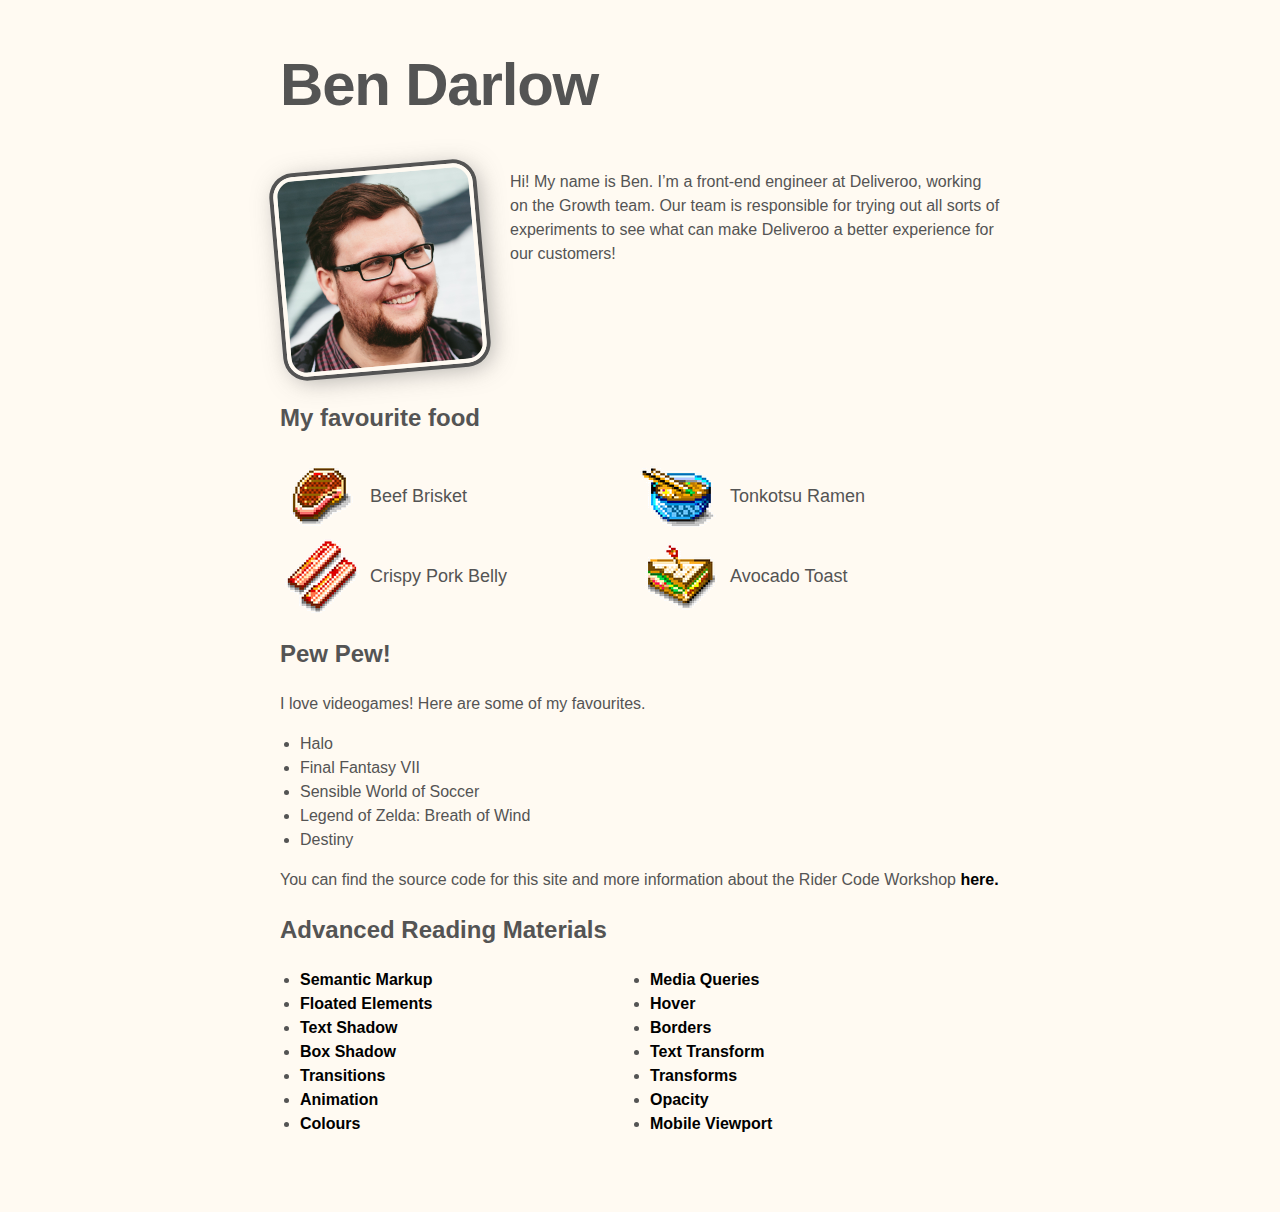
<file: index.html>
<!DOCTYPE html>

<html lang="en">
<head>
  <meta http-equiv="Content-Type" content="text/html; charset=utf-8">
  <meta name="viewport" content="width=device-width, initial-scale=1.0">
  <title>Ben Darlow’s profile</title>
  <link rel="stylesheet" href="styles.css" />
</head>

<body>
  <div id="container">
    <h1>Ben Darlow</h1>

    <img src="images/ben.jpg" height="200" width="200" class="portrait">

    <p class="about-me">Hi! My name is Ben. I’m a front-end engineer at Deliveroo, working on the Growth team. Our team is responsible for trying out all sorts of experiments to see what can make Deliveroo a better experience for our customers!</p>

    <h2>My favourite food</h2>

    <ol class="food">
      <li class="beef">Beef Brisket</li>
      <li class="ramen">Tonkotsu Ramen</li>
      <li class="pork">Crispy Pork Belly</li>
      <li class="avocado">Avocado Toast</li>
    </ol>

    <h2>Pew Pew!</h2>

    <p>I love videogames! Here are some of my favourites.</p>

    <ul>
      <li class="halo">Halo</li>
      <li class="ffvii">Final Fantasy VII</li>
      <li class="swos">Sensible World of Soccer</li>
      <li class="zelda">Legend of Zelda: Breath of Wind</li>
      <li class="destiny">Destiny</li>
    </ul>

    <p>You can find the source code for this site and more information about the Rider Code Workshop <a href="https://github.com/rider-code-workshop/rider-code-workshop.github.io">here.</a></p>


    <h2>Advanced Reading Materials</h2>

    <ul class="resources">
      <li><a href="http://html.com/semantic-markup/">Semantic Markup</a></li>
      <li><a href="/media-queries.html">Media Queries</a></li>
      <li><a href="/floated-elements.html">Floated Elements</a></li>
      <li><a href="/hover.html">Hover</a></li>
      <li><a href="/text-shadow.html">Text Shadow</a></li>
      <li><a href="/borders.html">Borders</a></li>
      <li><a href="/box-shadow.html">Box Shadow</a></li>
      <li><a href="/text-transform.html">Text Transform</a></li>
      <li><a href="https://developer.mozilla.org/en/docs/Web/CSS/transition">Transitions</a></li>
      <li><a href="https://developer.mozilla.org/en-US/docs/Web/CSS/transform">Transforms</a></li>
      <li><a href="https://developer.mozilla.org/en/docs/Web/CSS/animation">Animation</a></li>
      <li><a href="https://developer.mozilla.org/en/docs/Web/CSS/opacity">Opacity</a></li>
      <li><a href="https://developer.mozilla.org/en/docs/Web/CSS/color_value">Colours</a></li>
      <li><a href="/mobile-viewport.html">Mobile Viewport</a></li>
    </ul>

  </div>
</body>
</html>
</file>
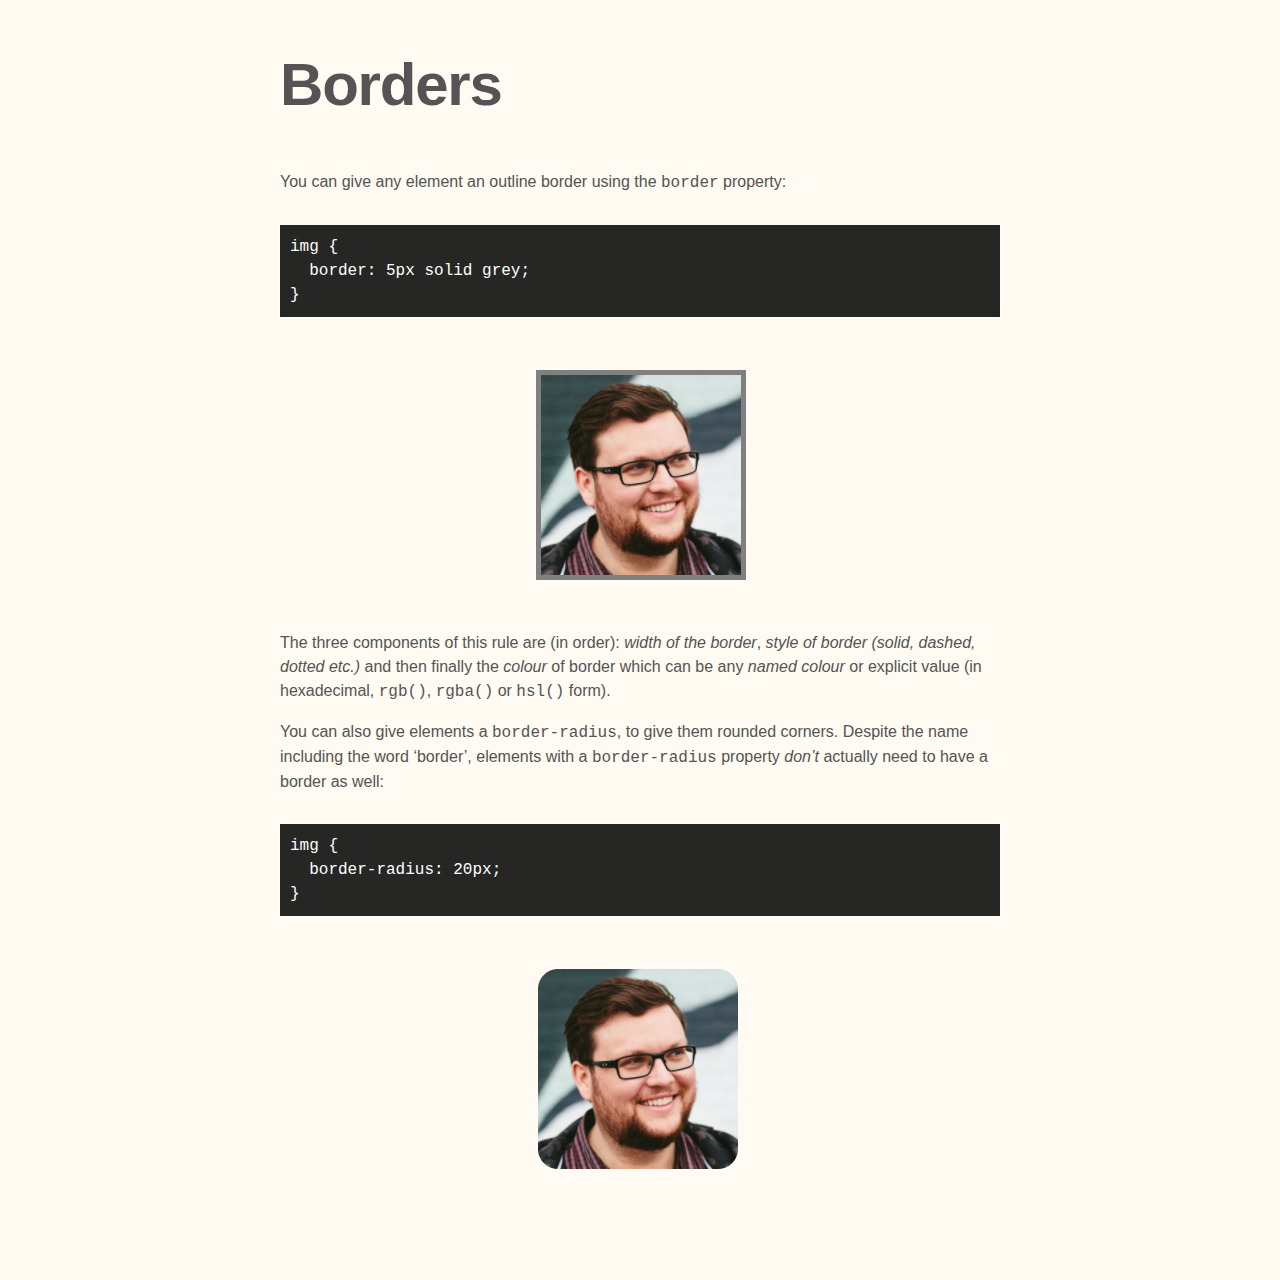
<file: borders.html>
<!DOCTYPE html>

<html lang="en">
<head>
  <meta http-equiv="Content-Type" content="text/html; charset=utf-8">
  <meta name="viewport" content="width=device-width, user-scalable=no, initial-scale=1.0">
  <title>Borders</title>
  <link rel="stylesheet" href="styles.css" />
</head>

<body>
  <div id="container">
    <h1>Borders</h1>

    <p>You can give any element an outline border using the <code>border</code> property:</p>

<pre><code>img {
  border: 5px solid grey;
}</code></pre>

    <p><img src="border.png" class="no-border"></p>

    <p>The three components of this rule are (in order): <em>width of the border</em>, <em>style of border (solid, dashed, dotted etc.)</em> and then finally the <em>colour</em> of border which can be any <em>named colour</em> or explicit value (in hexadecimal, <code>rgb()</code>, <code>rgba()</code> or <code>hsl()</code> form).</p>

    <p>You can also give elements a <code>border-radius</code>, to give them rounded corners. Despite the name including the word ‘border’, elements with a <code>border-radius</code> property <em>don’t</em> actually need to have a border as well:</p>

<pre><code>img {
  border-radius: 20px;
}</code></pre>

    <p><img src="border-radius.png" class="no-border"></p>


  </div>
</body>
</html>
</file>
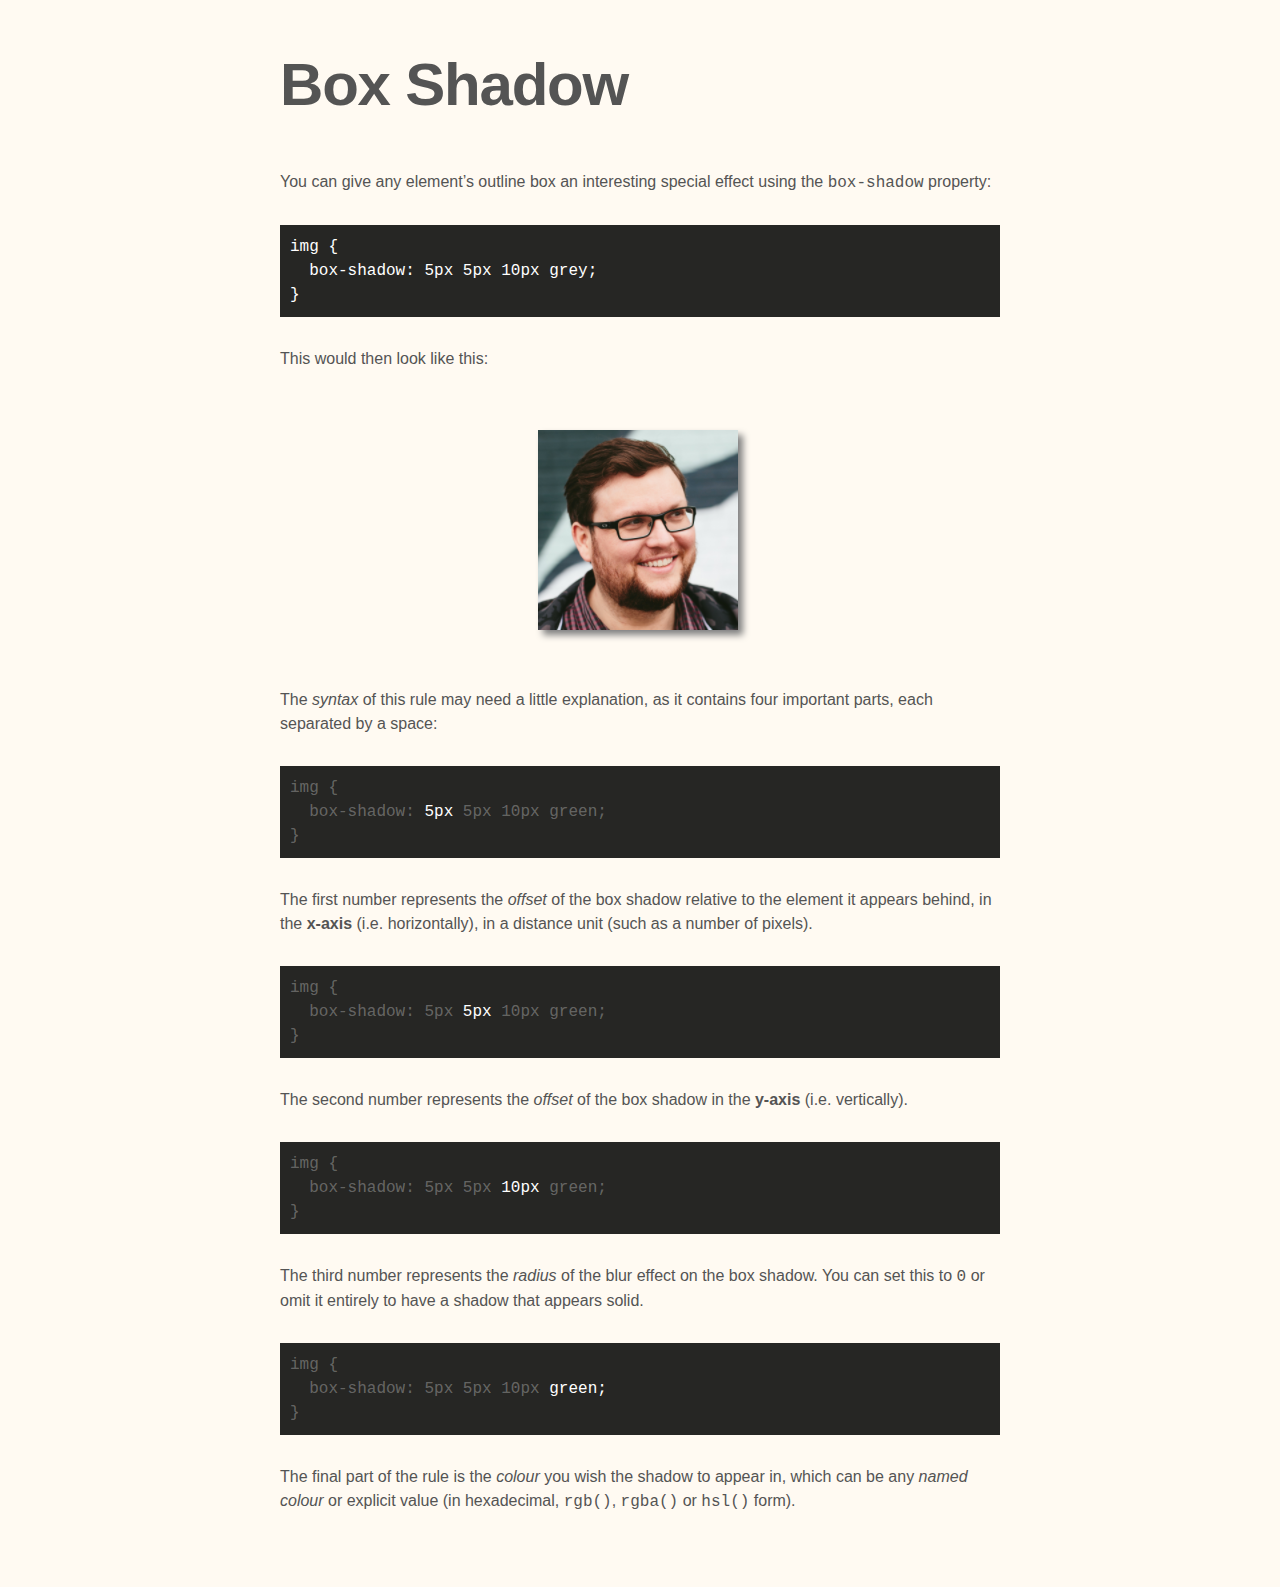
<file: box-shadow.html>
<!DOCTYPE html>

<html lang="en">
<head>
  <meta http-equiv="Content-Type" content="text/html; charset=utf-8">
  <meta name="viewport" content="width=device-width, user-scalable=no, initial-scale=1.0">
  <title>Box Shadow</title>
  <link rel="stylesheet" href="styles.css" />
</head>

<body>
  <div id="container">
    <h1>Box Shadow</h1>

    <p>You can give any element’s outline box an interesting special effect using the <code>box-shadow</code> property:</p>

<pre><code>img {
  box-shadow: 5px 5px 10px grey;
}</code></pre>

    <p>This would then look like this:</p>

    <p><img src="box-shadow.png" class="no-border"></p>

    <p>The <em>syntax</em> of this rule may need a little explanation, as it contains four important parts, each separated by a space:</p>

<pre><code><span class="fade">img {
  box-shadow:</span> 5px <span class="fade">5px 10px green;
}</span></code></pre>

    <p>The first number represents the <em>offset</em> of the box shadow relative to the element it appears behind, in the <strong>x-axis</strong> (i.e. horizontally), in a distance unit (such as a number of pixels).</p>

<pre><code><span class="fade">img {
  box-shadow: 5px</span> 5px <span class="fade">10px green;
}</span></code></pre>

    <p>The second number represents the <em>offset</em> of the box shadow in the <strong>y-axis</strong> (i.e. vertically).</p>

<pre><code><span class="fade">img {
  box-shadow: 5px 5px</span> 10px <span class="fade">green;
}</span></code></pre>

    <p>The third number represents the <em>radius</em> of the blur effect on the box shadow. You can set this to <code>0</code> or omit it entirely to have a shadow that appears solid.</p>

<pre><code><span class="fade">img {
  box-shadow: 5px 5px 10px</span> green;
<span class="fade">}</span></code></pre>

    <p>The final part of the rule is the <em>colour</em> you wish the shadow to appear in, which can be any <em>named colour</em> or explicit value (in hexadecimal, <code>rgb()</code>, <code>rgba()</code> or <code>hsl()</code> form).</p>

  </div>
</body>
</html>
</file>
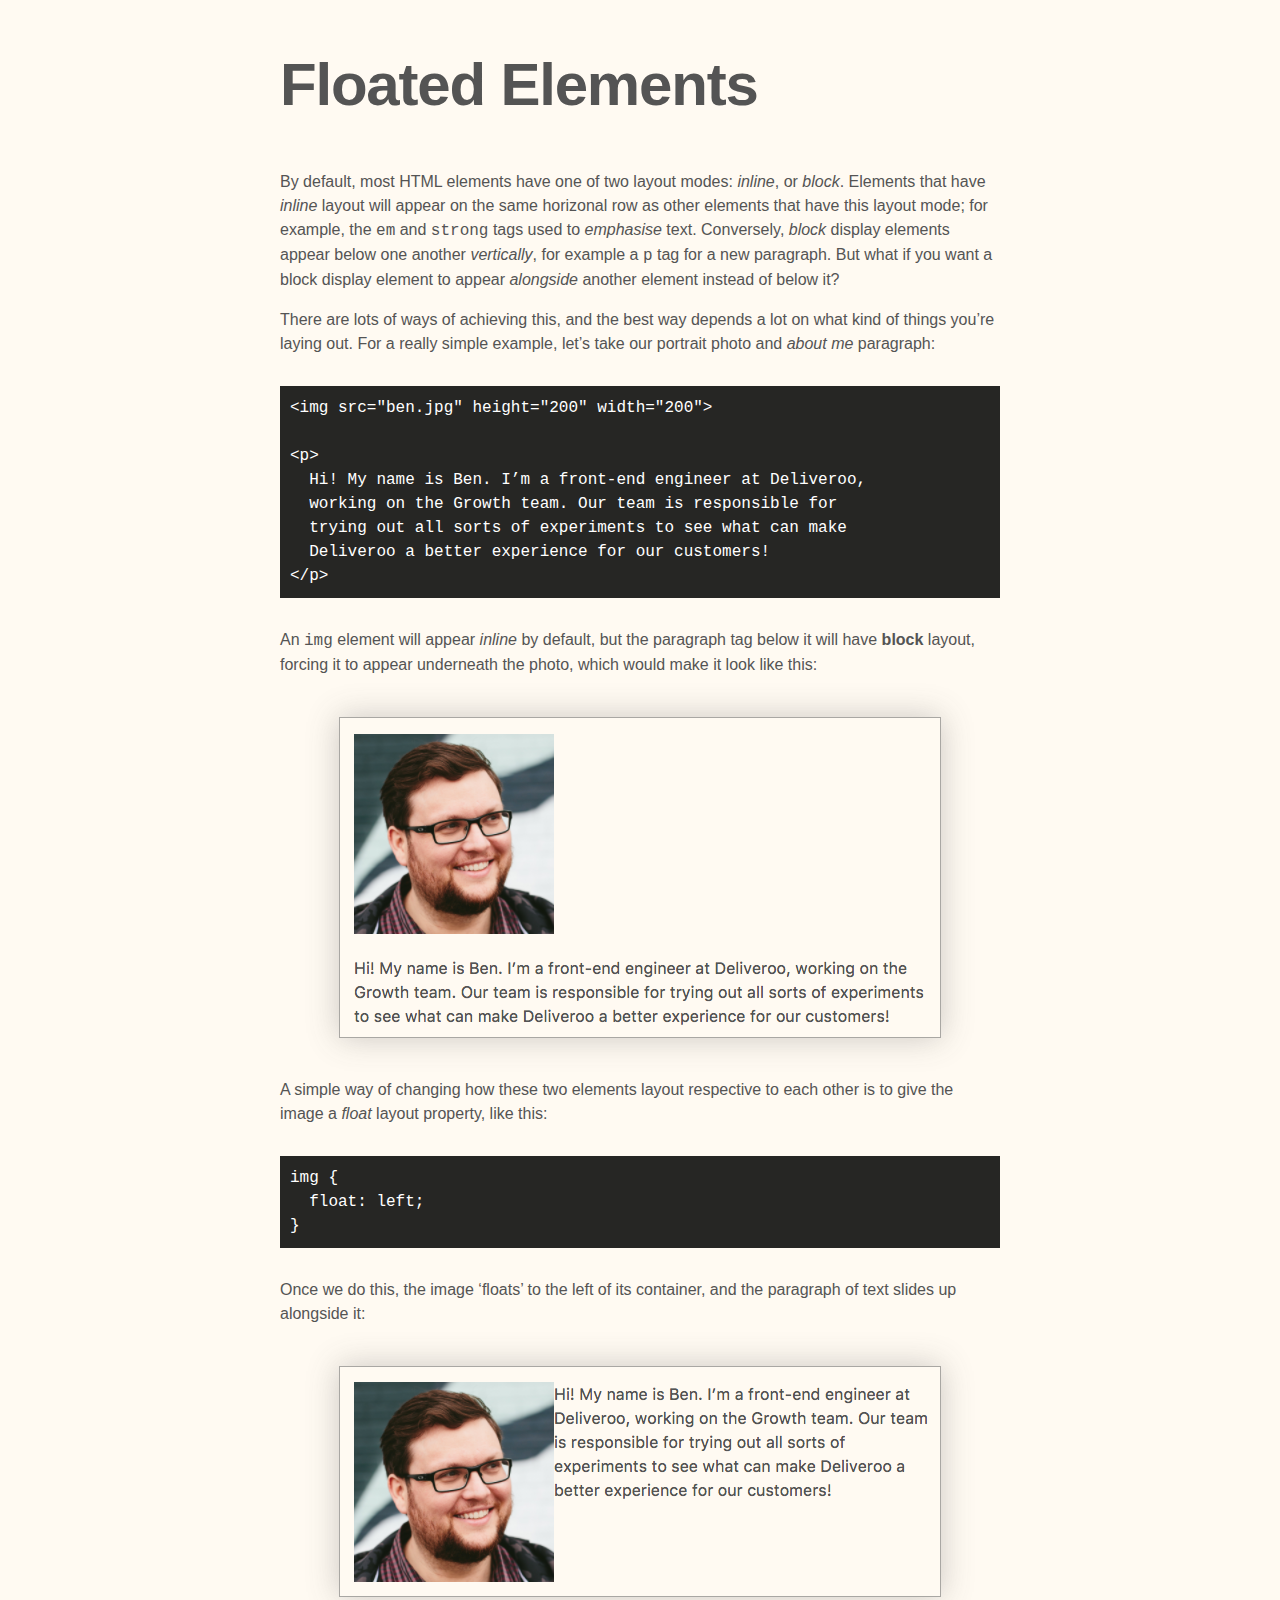
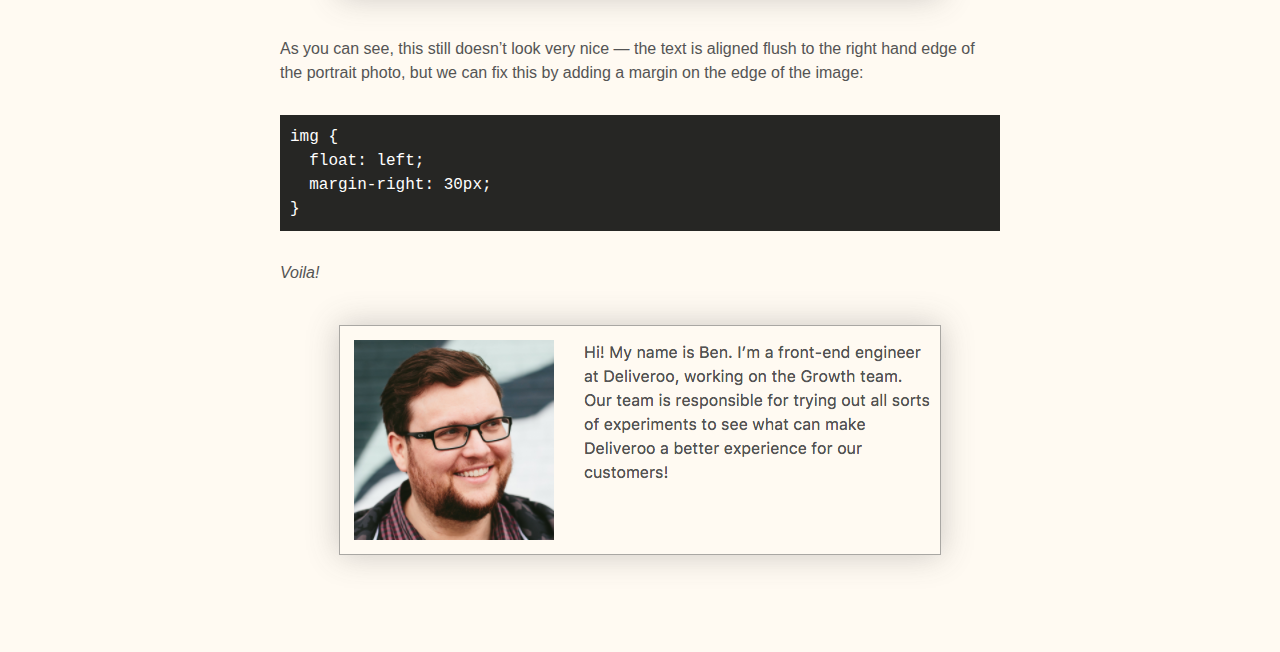
<file: floated-elements.html>
<!DOCTYPE html>

<html lang="en">
<head>
  <meta http-equiv="Content-Type" content="text/html; charset=utf-8">
  <meta name="viewport" content="width=device-width, user-scalable=no, initial-scale=1.0">
  <title>Floated Elements</title>
  <link rel="stylesheet" href="styles.css" />
</head>

<body>
  <div id="container">
    <h1>Floated Elements</h1>

    <p>By default, most HTML elements have one of two layout modes: <em>inline</em>, or <em>block</em>. Elements that have <em>inline</em> layout will appear on the same horizonal row as other elements that have this layout mode; for example, the <code>em</code> and <code>strong</code> tags used to <em>emphasise</em> text. Conversely, <em>block</em> display elements appear below one another <em>vertically</em>, for example a <code>p</code> tag for a new paragraph. But what if you want a block display element to appear <em>alongside</em> another element instead of below it?</p>

    <p>There are lots of ways of achieving this, and the best way depends a lot on what kind of things you’re laying out. For a really simple example, let’s take our portrait photo and <em>about me</em> paragraph:</p>

<pre><code>&lt;img src="ben.jpg" height="200" width="200"&gt;

&lt;p&gt;
  Hi! My name is Ben. I’m a front-end engineer at Deliveroo,
  working on the Growth team. Our team is responsible for
  trying out all sorts of experiments to see what can make
  Deliveroo a better experience for our customers!
&lt;/p&gt;</code></pre>

    <p>An <code>img</code> element will appear <em>inline</em> by default, but the paragraph tag below it will have <strong>block</strong> layout, forcing it to appear underneath the photo, which would make it look like this:</p>

    <p>
      <img src="float-1.png">
    </p>

    <p>A simple way of changing how these two elements layout respective to each other is to give the image a <em>float</em> layout property, like this:</p>

<pre><code>img {
  float: left;
}</code></pre>

    <p>Once we do this, the image ‘floats’ to the left of its container, and the paragraph of text slides up alongside it:</p>

    <p>
      <img src="float-2.png">
    </p>

    <p>As you can see, this still doesn’t look very nice — the text is aligned flush to the right hand edge of the portrait photo, but we can fix this by adding a margin on the edge of the image:</p>

<pre><code>img {
  float: left;
  margin-right: 30px;
}</code></pre>

    <p>
      <em>Voila!</em>
      <img src="float-3.png">
    </p>

  </div>
</body>
</html>
</file>
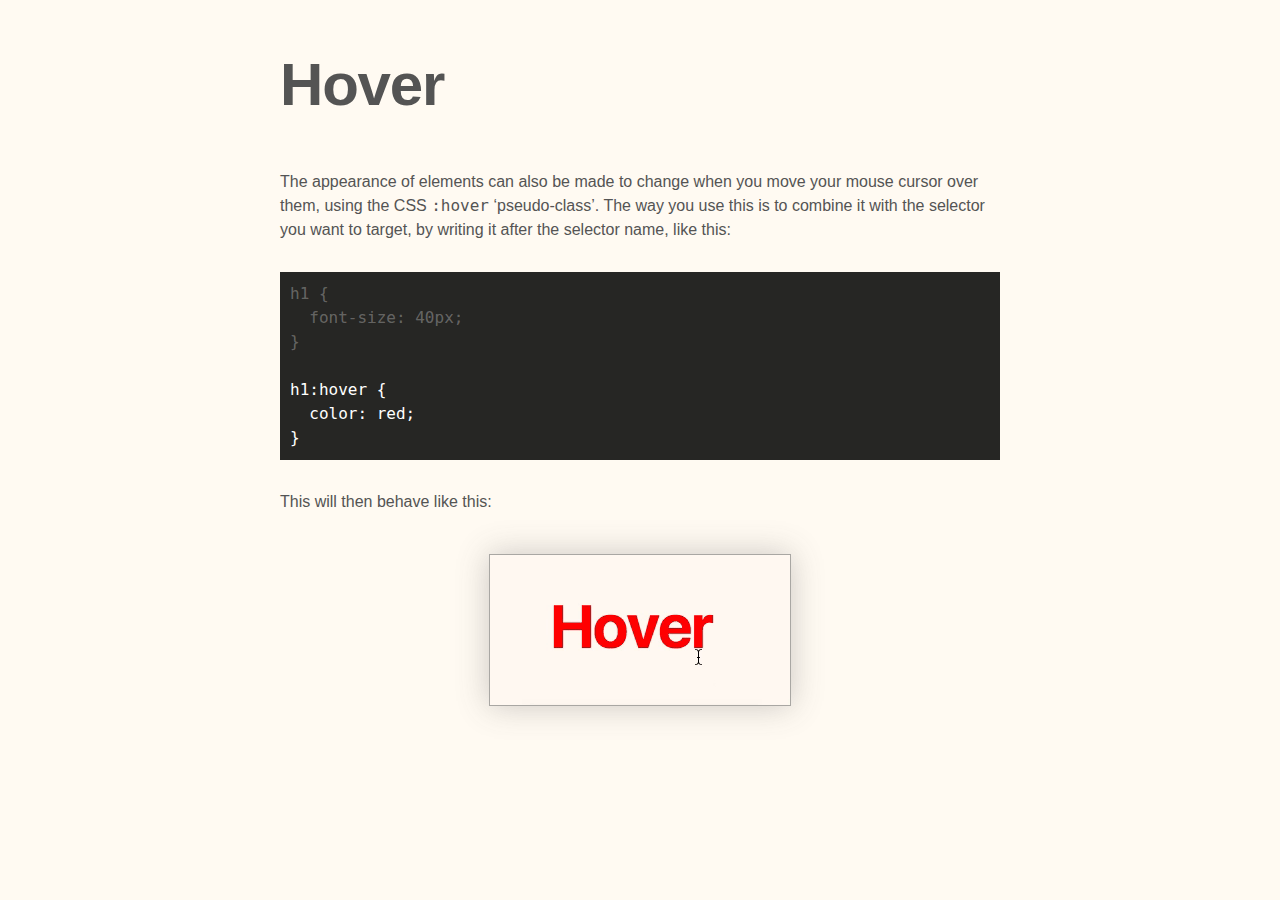
<file: hover.html>
<!DOCTYPE html>

<html lang="en">
<head>
  <meta http-equiv="Content-Type" content="text/html; charset=utf-8">
  <meta name="viewport" content="width=device-width, user-scalable=no, initial-scale=1.0">
  <title>Hover</title>
  <link rel="stylesheet" href="styles.css" />
</head>

<body>
  <div id="container">
    <h1>Hover</h1>

    <p>The appearance of elements can also be made to change when you move your mouse cursor over them, using the CSS <code>:hover</code> ‘pseudo-class’. The way you use this is to combine it with the selector you want to target, by writing it after the selector name, like this:</p>

<pre><code><span class="fade">h1 {
  font-size: 40px;
}</span>

h1:hover {
  color: red;
}</code></pre>

  <p>This will then behave like this:</p>

  <p><img src="hover.gif"></p>

  </div>
</body>
</html>
</file>
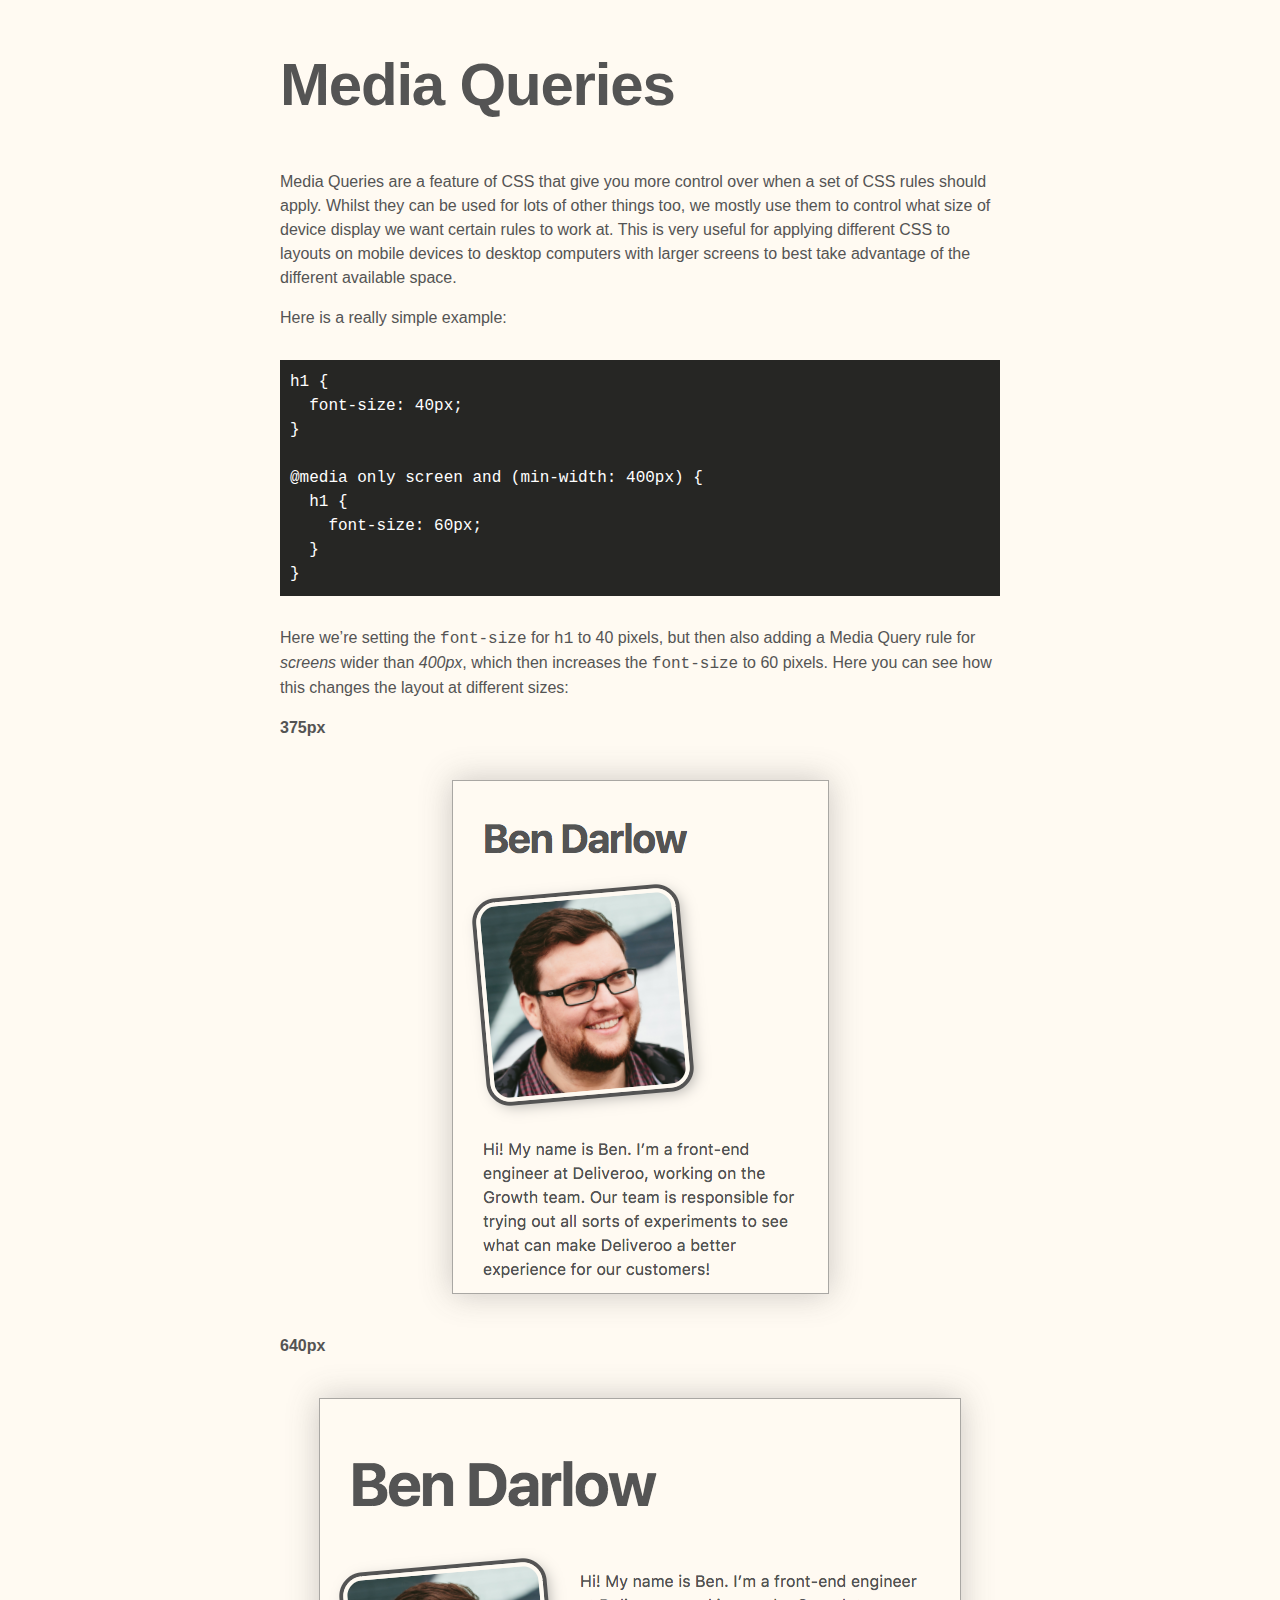
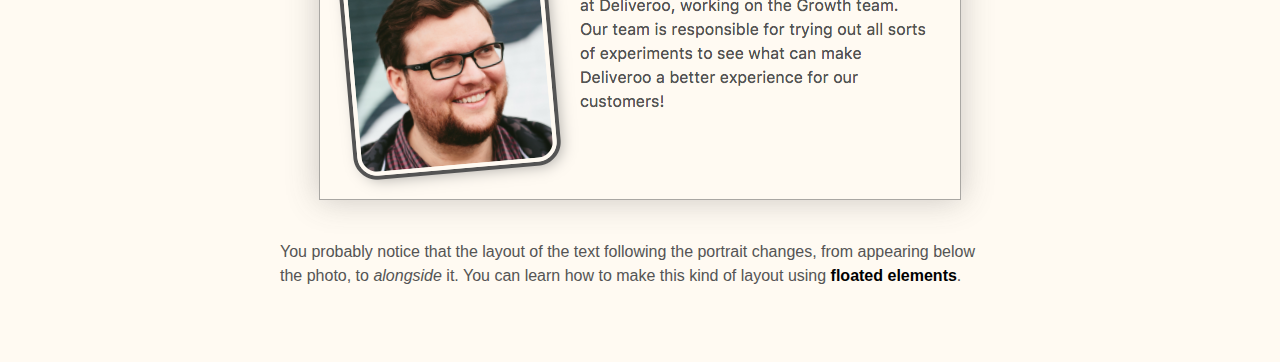
<file: media-queries.html>
<!DOCTYPE html>

<html lang="en">
<head>
  <meta http-equiv="Content-Type" content="text/html; charset=utf-8">
  <meta name="viewport" content="width=device-width, user-scalable=no, initial-scale=1.0">
  <title>Media Queries</title>
  <link rel="stylesheet" href="styles.css" />
</head>

<body>
  <div id="container">
    <h1>Media Queries</h1>

    <p>Media Queries are a feature of CSS that give you more control over when a set of CSS rules should apply. Whilst they can be used for lots of other things too, we mostly use them to control what size of device display we want certain rules to work at. This is very useful for applying different CSS to layouts on mobile devices to desktop computers with larger screens to best take advantage of the different available space.</p>

    <p>Here is a really simple example:</p>

<pre><code>h1 {
  font-size: 40px;
}

@media only screen and (min-width: 400px) {
  h1 {
    font-size: 60px;
  }
}</code></pre>

    <p>Here we’re setting the <code>font-size</code> for <code>h1</code> to 40 pixels, but then also adding a Media Query rule for <em>screens</em> wider than <em>400px</em>, which then increases the <code>font-size</code> to 60 pixels. Here you can see how this changes the layout at different sizes:</p>

    <p>
      <strong>375px</strong>
      <img src="media-queries-1.png" width="375" height="512" alt="Screenshot of the page at 375px wide">
    </p>

    <p>
      <strong>640px</strong>
      <img src="media-queries-2.png" width="640" height="400" alt="Screenshot of the page at 640px wide">
    </p>

    <p>You probably notice that the layout of the text following the portrait changes, from appearing below the photo, to <em>alongside</em> it. You can learn how to make this kind of layout using <a href="/floated-elements.html">floated elements</a>.</p>

  </div>
</body>
</html>
</file>
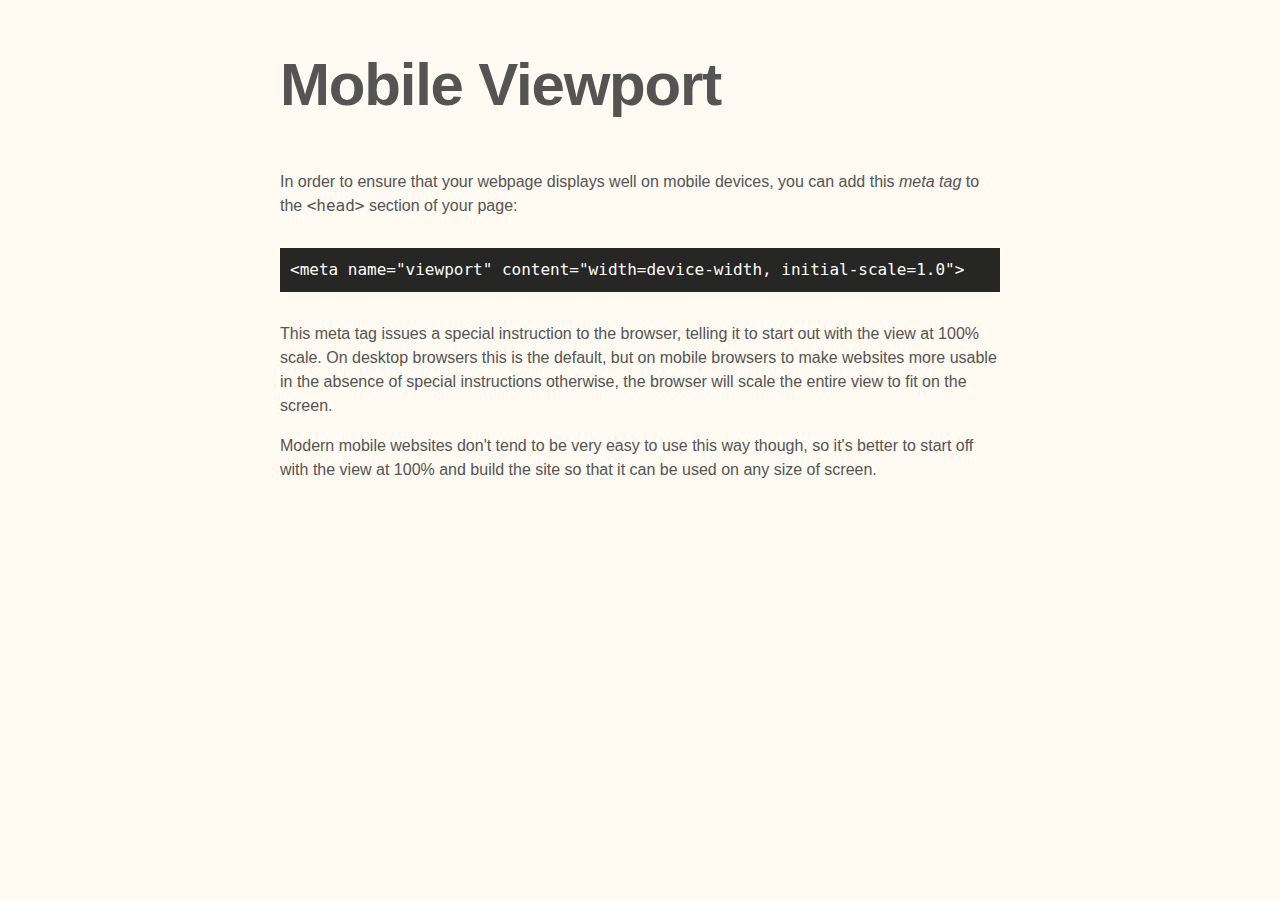
<file: mobile-viewport.html>
<!DOCTYPE html>

<html lang="en">
<head>
  <meta http-equiv="Content-Type" content="text/html; charset=utf-8">
  <meta name="viewport" content="width=device-width, initial-scale=1.0">
  <title>Mobile Viewport</title>
  <link rel="stylesheet" href="styles.css" />
</head>

<body>
  <div id="container">
    <h1>Mobile Viewport</h1>

    <p>In order to ensure that your webpage displays well on mobile devices, you can add this <em>meta tag</em> to the <code>&lt;head&gt;</code> section of your page:</p>

<pre><code>&lt;meta name="viewport" content="width=device-width, initial-scale=1.0"&gt;</code></pre>

    <p>This meta tag issues a special instruction to the browser, telling it to start out with the view at 100% scale. On desktop browsers this is the default, but on mobile browsers to make websites more usable in the absence of special instructions otherwise, the browser will scale the entire view to fit on the screen.</p>

    <p>Modern mobile websites don't tend to be very easy to use this way though, so it's better to start off with the view at 100% and build the site so that it can be used on any size of screen.</p>

  </div>
</body>
</html>
</file>
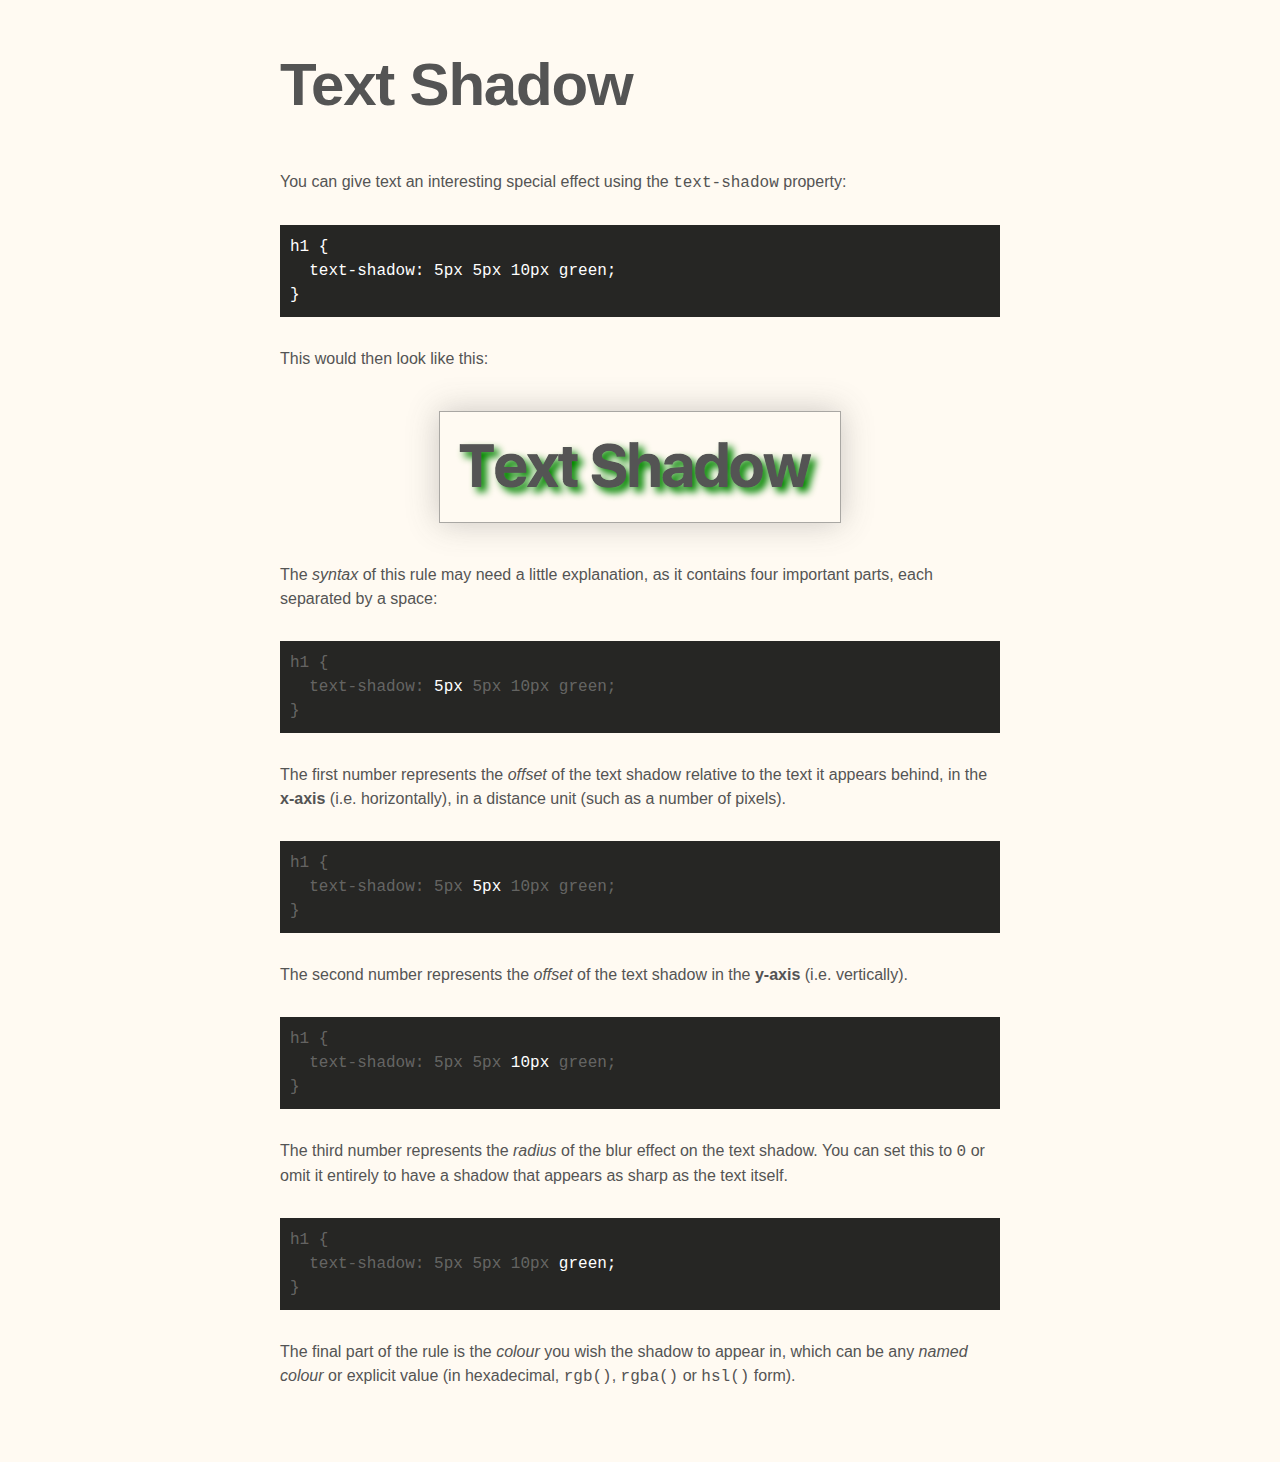
<file: text-shadow.html>
<!DOCTYPE html>

<html lang="en">
<head>
  <meta http-equiv="Content-Type" content="text/html; charset=utf-8">
  <meta name="viewport" content="width=device-width, user-scalable=no, initial-scale=1.0">
  <title>Text Shadow</title>
  <link rel="stylesheet" href="styles.css" />
</head>

<body>
  <div id="container">
    <h1>Text Shadow</h1>

    <p>You can give text an interesting special effect using the <code>text-shadow</code> property:</p>

<pre><code>h1 {
  text-shadow: 5px 5px 10px green;
}</code></pre>

    <p>This would then look like this:</p>

    <p><img src="text-shadow.png"></p>

    <p>The <em>syntax</em> of this rule may need a little explanation, as it contains four important parts, each separated by a space:</p>

<pre><code><span class="fade">h1 {
  text-shadow:</span> 5px <span class="fade">5px 10px green;
}</span></code></pre>

    <p>The first number represents the <em>offset</em> of the text shadow relative to the text it appears behind, in the <strong>x-axis</strong> (i.e. horizontally), in a distance unit (such as a number of pixels).</p>

<pre><code><span class="fade">h1 {
  text-shadow: 5px</span> 5px <span class="fade">10px green;
}</span></code></pre>

    <p>The second number represents the <em>offset</em> of the text shadow in the <strong>y-axis</strong> (i.e. vertically).</p>

<pre><code><span class="fade">h1 {
  text-shadow: 5px 5px</span> 10px <span class="fade">green;
}</span></code></pre>

    <p>The third number represents the <em>radius</em> of the blur effect on the text shadow. You can set this to <code>0</code> or omit it entirely to have a shadow that appears as sharp as the text itself.</p>

<pre><code><span class="fade">h1 {
  text-shadow: 5px 5px 10px</span> green;
<span class="fade">}</span></code></pre>

    <p>The final part of the rule is the <em>colour</em> you wish the shadow to appear in, which can be any <em>named colour</em> or explicit value (in hexadecimal, <code>rgb()</code>, <code>rgba()</code> or <code>hsl()</code> form).</p>

  </div>
</body>
</html>
</file>
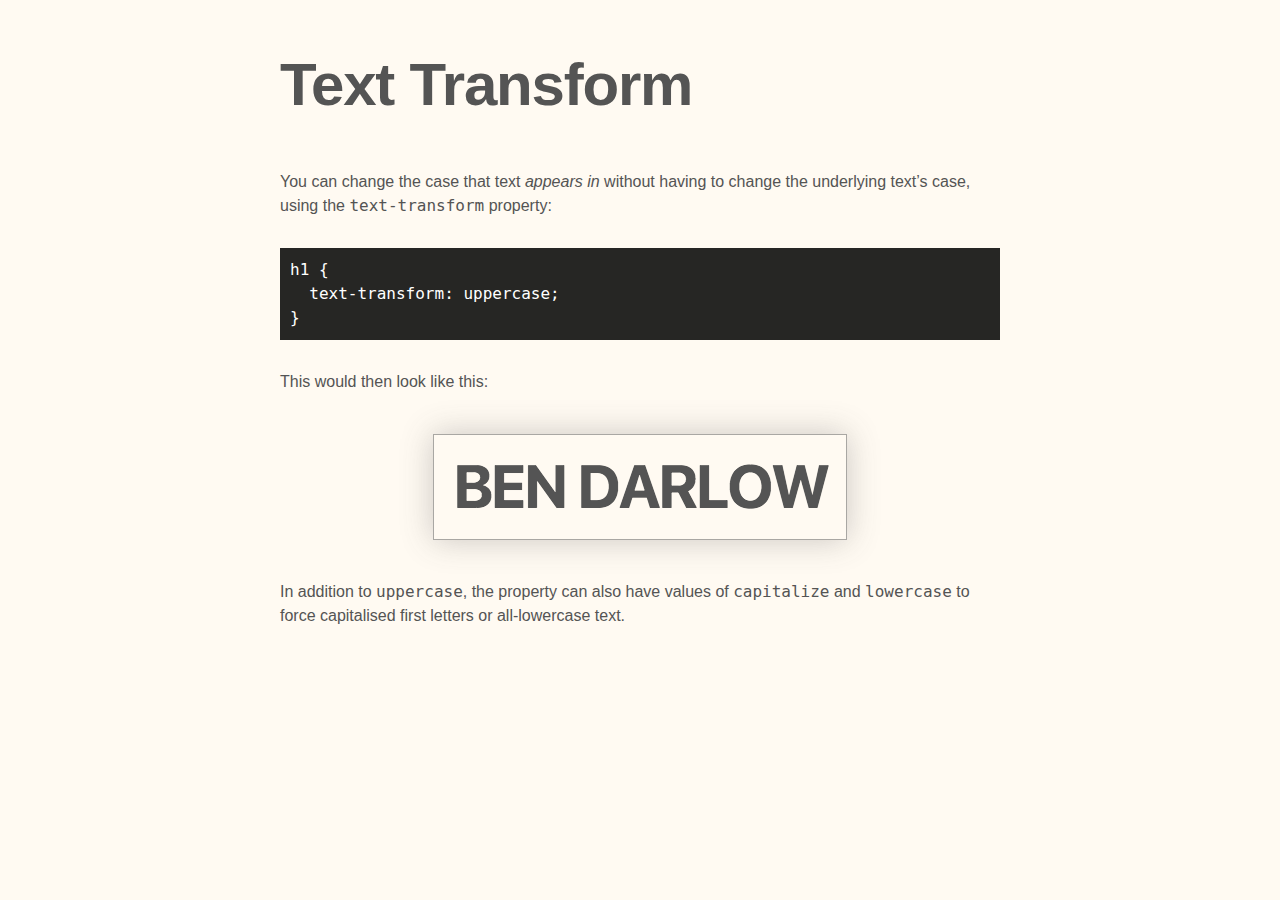
<file: text-transform.html>
<!DOCTYPE html>

<html lang="en">
<head>
  <meta http-equiv="Content-Type" content="text/html; charset=utf-8">
  <meta name="viewport" content="width=device-width, initial-scale=1.0">
  <title>Text Transform</title>
  <link rel="stylesheet" href="styles.css" />
</head>

<body>
  <div id="container">
    <h1>Text Transform</h1>

    <p>You can change the case that text <em>appears in</em> without having to change the underlying text’s case, using the <code>text-transform</code> property:</p>

<pre><code>h1 {
  text-transform: uppercase;
}</code></pre>

    <p>This would then look like this:</p>

    <p><img src="images/text-transform.png"></p>

    <p>In addition to <code>uppercase</code>, the property can also have values of <code>capitalize</code> and <code>lowercase</code> to force capitalised first letters or all-lowercase text.</p>

  </div>
</body>
</html>
</file>
<file: styles.css>
body {
  font-family: -apple-system, BlinkMacSystemFont, "Segoe UI", Roboto, sans-serif;
  line-height: 1.5;
  margin: 10px;
  background-color: #fffaf2;
  color: #545454;
}

img.portrait {
  margin-bottom: 20px;
  box-sizing: border-box;
  border-radius: 20px;
  border: 4px solid #fffaf2;
  transform: rotate(-5deg);
  box-shadow: 0 0 0 4px #545454, 4px 4px 24px rgba(84,84,84,0.5);
  transition-property: transform;
  transition-duration: 0.3s;
}

img.portrait:hover {
  transform: rotate(5deg);
}

h1 {
  font-size: 40px;
  letter-spacing: -0.02em;
}

h2 {
  clear: both;
}

ul, ol {
  padding-left: 20px;
}

ol.food {
  padding: 0;
}

ol.food li {
  list-style: none;
  background-repeat: no-repeat;
  padding-left: 90px;
  line-height: 80px;
  font-size: 18px;
}

ol.food li.beef {
  background-image: url(images/beef.png);
  background-size: 63px 60px;
  background-position: 10px center;
}

ol.food li.ramen {
  background-image: url(images/ramen.png);
  background-size: 76px 61px;
  background-position: left center;
}

ol.food li.pork {
  background-image: url(images/pork-belly.png);
  background-size: 74px 74px;
  background-position: 5px center;
}

ol.food li.avocado {
  background-image: url(images/avocado-toast.png);
  background-size: 72px 67px;
  background-position: 5px center;
}

p img {
  display: block;
  margin: 40px auto;
  border: 1px solid rgba(84, 84, 84, 0.5);
  box-shadow: 0 0 30px rgba(84,84,84,0.3);
}

p img.no-border {
  border: none;
  box-shadow: none;
}

div#container {
  max-width: 720px;
  margin: 0 auto;
  padding: 0 20px 50px;
}

a {
  color: black;
  font-weight: bold;
  text-decoration: none;
}

a:hover {
  border-bottom: 1px solid #545454;
}

code, pre {
  font-family: Menlo, Andale Mono, monospace;
}

pre {
  margin: 30px auto;
  padding: 10px;
  background-color: #262624;
  color: white;
  overflow: auto;
}

code span.fade {
  color: rgba(255,255,255,0.3);
}

@media only screen and (min-width: 400px) {
  img.portrait {
    float: left;
    margin: 0 30px 30px 0;
  }

  h1 {
    font-size: 60px;
  }
}

@media only screen and (min-width: 600px) {
  ol.food,
  ul.resources {
    display: grid;
    grid-template-columns: 50% 50%;
  }
}
</file>
